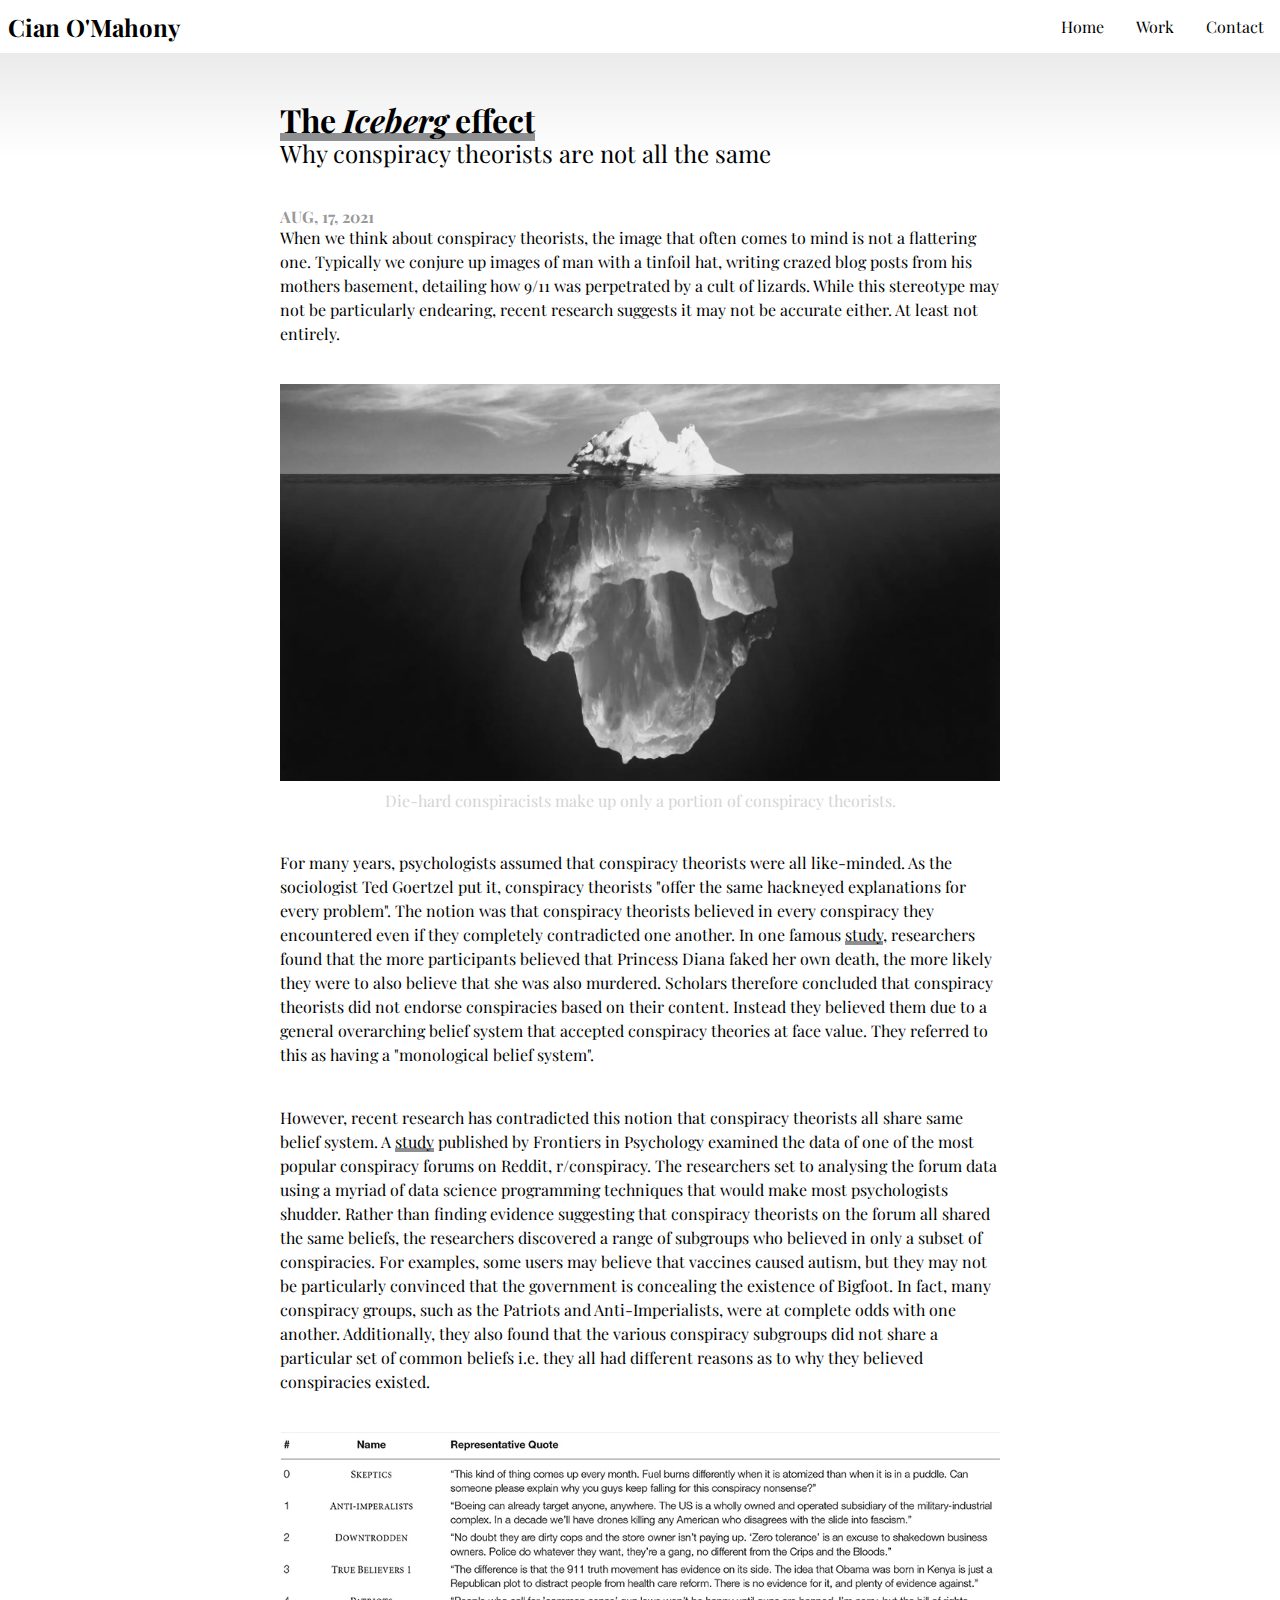
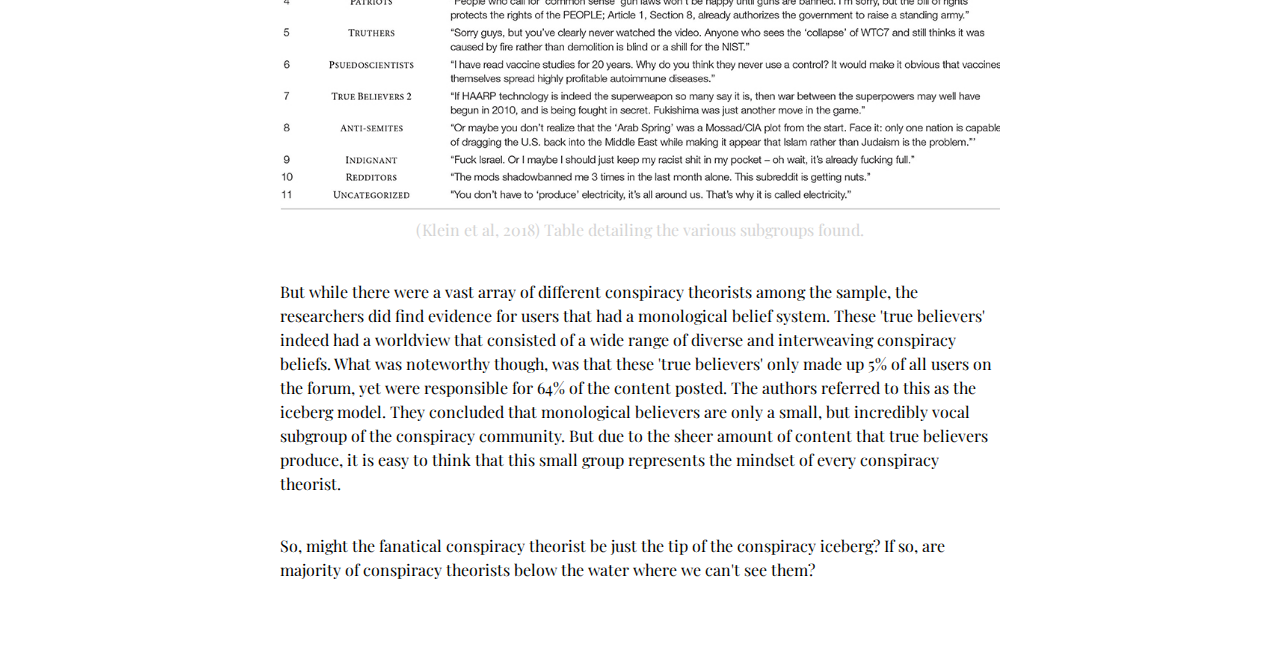
<file: blog/index.html>
<!DOCTYPE html>
<html>
	<head>
		<meta charset="UTF-8">
		<title> Cian's Blog </title>
		<meta name="viewport" content="width=device-width, initial-scale=1">
		<link rel="shortcut icon" href="favicon.ico" type="image/x-icon" />
		<link rel="stylesheet" href="https://fonts.googleapis.com/css?family=Roboto:400,400i,500,500i,700,700i,900,900i">
		<link rel="stylesheet" href="styles/reset.css">
		<link rel="stylesheet" href="#styles/debug.css">
		<link rel="stylesheet" href="styles/article.css">
		<link rel="stylesheet" href="styles/article-figure.css">
		<link rel="stylesheet" href="styles/article-text.css">
		<link rel="stylesheet" href="styles/nav.css">
		<script src="script.js" defer></script>
		<style>


		</style>
	</head>
	<body>
		<div class="banner">
			<nav class="navbar">
				<div class="brand-title"><b><a href="../index.html">Cian O'Mahony</a></b></div>
        <a href="#" class="toggle-button">
          <span class="bar"></span>
          <span class="bar"></span>
          <span class="bar"></span>
        </a>
        <div class="navbar-links">
          <ul>
            <li><a href="../index.html">Home</a></li>
            <li><a href="#">Work</a></li>
            <li><a href="../contact/index.html">Contact</a></li>
          </ul>
        </div>
      			</nav>
		</div>
		
	    <article id='the-cosmos-2'>

		<h1><a href="#the-cosmos" class="underline"> The <em>Iceberg</em> effect </a></h1>
		<h2>Why conspiracy theorists are not all the same</h2>

		<time datetime="17-08-2021">AUG, 17, 2021</time>

		<p> When we think about conspiracy theorists, the image that often comes to mind is not a flattering one. Typically we conjure up images of man with a tinfoil hat, writing crazed blog posts from his mothers basement, detailing how 9/11 was perpetrated by a cult of lizards. While this stereotype may not be particularly endearing, recent research suggests it may not be accurate either. At least not entirely.
		</p>

		<figure class="size-2">
			<img src="iceberg-gray.jpg">
		</figure>
		    <figcaption><p>Die-hard conspiracists make up only a portion of conspiracy theorists.</p></figcaption>
		    
		    <p> For many years, psychologists assumed that conspiracy theorists were all like-minded.
		As the sociologist Ted Goertzel put it, conspiracy theorists "offer the same hackneyed explanations for every problem".
		The notion was that conspiracy theorists believed in every conspiracy they encountered even if they completely contradicted one another.
		In one famous <a href="https://journals.sagepub.com/doi/10.1177/1948550611434786" class="newanchor">study</a>, researchers found that the more participants believed that Princess Diana faked her own death, the more likely they were to also believe that she was also murdered.	
		Scholars therefore concluded that conspiracy theorists did not endorse conspiracies based on their content. Instead they believed them due to a general overarching belief system that accepted conspiracy theories at face value. They referred to this as having a "monological belief system".
			</p>
		<p>
		However, recent research has contradicted this notion  that conspiracy theorists all share same belief system.
		A <a href="https://www.frontiersin.org/articles/10.3389/fpsyg.2018.00189/full" class="newanchor">study</a> published by Frontiers in Psychology examined the data of one of the most popular conspiracy forums on Reddit, r/conspiracy. 
		The researchers set to analysing the forum data using a myriad of data science programming techniques that would make most psychologists shudder. Rather than finding evidence suggesting that conspiracy theorists on the forum all shared the same beliefs, the researchers discovered a range of subgroups  who believed in only a subset of conspiracies. For examples, some users may believe that vaccines caused autism, but they may not be particularly convinced that the government is concealing the existence of Bigfoot. In fact, many conspiracy groups, such as the Patriots and Anti-Imperialists, were at complete odds with one another. Additionally, they also found that the various conspiracy subgroups did not share a particular set of common beliefs i.e. they all had different reasons as to why they believed conspiracies existed.	
		    </p>
		 <figure class="size-2">
			<img src="Table.jpg">
		</figure>
		<figcaption><p>(Klein et al, 2018) Table detailing the various subgroups found.</p></figcaption>

		    <p> 
			   But while there were a vast array of different conspiracy theorists among the sample, the researchers did find evidence for users that had a monological belief system. These 'true believers' indeed had a worldview that consisted of a wide range of diverse and interweaving conspiracy beliefs. What was noteworthy though, was that these 'true believers' only made up 5% of all users on the forum, yet were responsible for 64% of the content posted. The authors referred to this as the iceberg model. They concluded that monological believers are only a small, but incredibly vocal subgroup of the conspiracy community. But due to the sheer amount of content that true believers produce, it is easy to think that this small group represents the mindset of every conspiracy theorist.
		    </p>
		
		    <p>
			So, might the fanatical conspiracy theorist be just the tip of the conspiracy iceberg? If so, are majority of conspiracy theorists below the water where we can't see them? 
		    </p>    
		</article>
	    
	    

	</body>
</html>
</file>
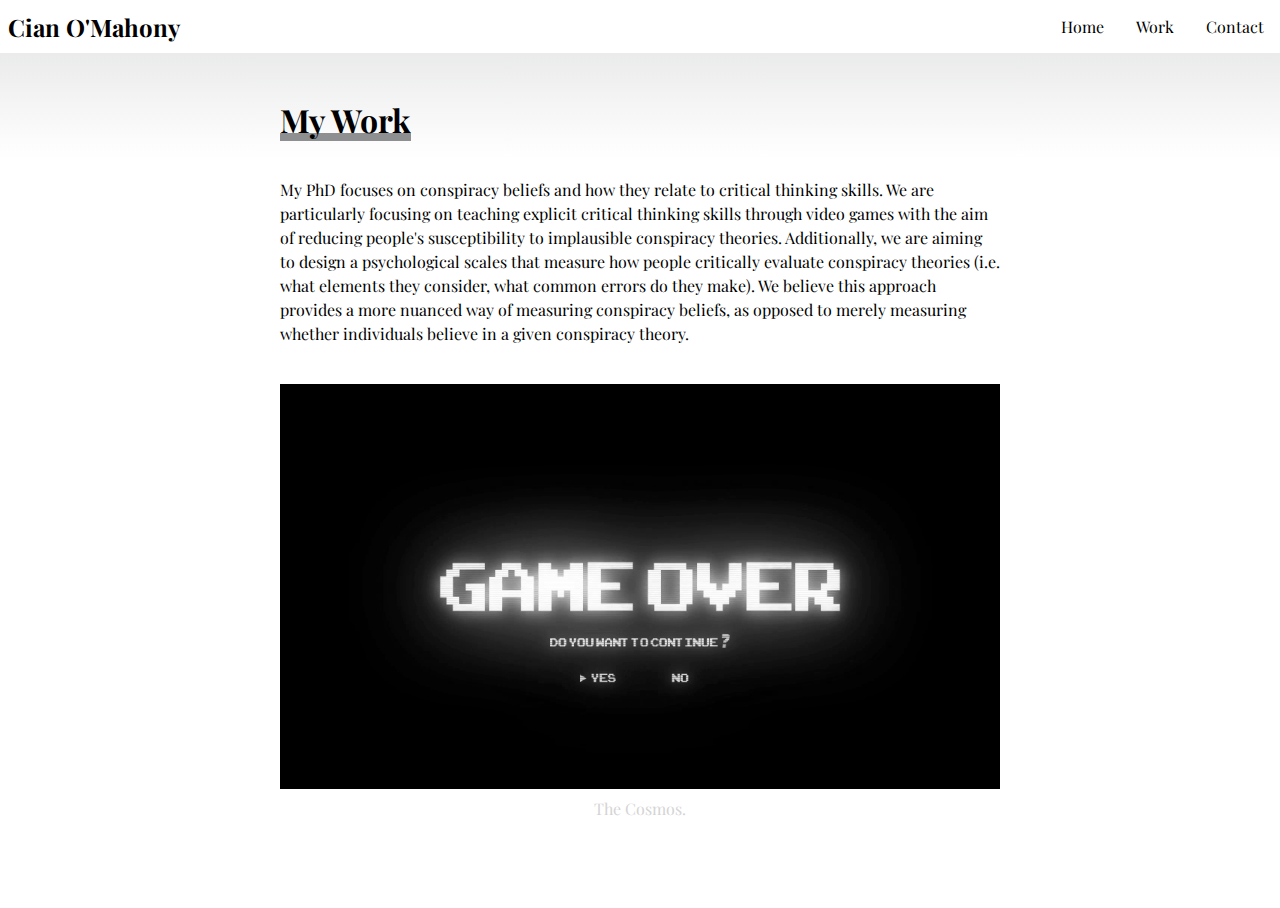
<file: work/index.html>
<!DOCTYPE html>
<html>
	<head>
		<meta charset="UTF-8">
		<title> Cian's Blog </title>
		<meta name="viewport" content="width=device-width, initial-scale=1">
		<link rel="stylesheet" href="https://fonts.googleapis.com/css?family=Roboto:400,400i,500,500i,700,700i,900,900i">
		<link rel="stylesheet" href="styles/reset.css">
		<link rel="stylesheet" href="#styles/debug.css">
		<link rel="stylesheet" href="styles/article.css">
		<link rel="stylesheet" href="styles/article-figure.css">
		<link rel="stylesheet" href="styles/article-text.css">
		<link rel="stylesheet" href="styles/nav.css">
		<script src="script.js" defer></script>
		<style>


		</style>
	</head>
	<body>
		<div class="banner">
			<nav class="navbar">
				<div class="brand-title"><b><a href="../index.html">Cian O'Mahony</a></b></div>
        <a href="#" class="toggle-button">
          <span class="bar"></span>
          <span class="bar"></span>
          <span class="bar"></span>
        </a>
        <div class="navbar-links">
          <ul>
            <li><a href="../index.html">Home</a></li>
            <li><a href="#">Work</a></li>
            <li><a href="../contact/index.html">Contact</a></li>
          </ul>
        </div>
      			</nav>
		</div>
	    <article id="My work" >
		<h1><a href=#"My-Work" class="underline"> My Work </a></h1>
		<h2> </h2>

		<p> My PhD focuses on conspiracy beliefs and how they relate to critical thinking skills. We are particularly focusing on teaching explicit critical thinking skills through video games with the aim of reducing people's susceptibility to implausible conspiracy theories. Additionally, we are aiming to design a psychological scales that measure how people critically evaluate conspiracy theories (i.e. what elements they consider, what common errors do they make). We believe this approach provides a more nuanced way of measuring conspiracy beliefs, as opposed to merely measuring whether individuals believe in a given conspiracy theory.
		</p>
		<figure class="size-2">
			<img src="Game.jpg">
		</figure>
		<figcaption><p>The Cosmos.</p></figcaption>

		



	    </article>

	</body>
</html>
</file>
<file: blog/styles/article.css>
article {
	display: grid;
	grid-template-columns: 1fr 0.5in [start] 1.25in 5in 1.25in [end] 0.5in 1fr;
	height: 100.vh;
	
	padding: 0.5in 0;
	
	background: linear-gradient(hsl(204, 2%, 92%), white 6.55rem);
}

article * { grid-column: start / end; }

@media (max-width: 8.5in) {
	article {grid-template-columns: 1fr 5% [start] 15% 60% 15% [end] 5% 1fr; }
}
</file>
<file: blog/styles/article-figure.css>
.size-1 { grid-column: 4 / 5; }
.size-2 { grid-column: 3 / 6; }
.size-3 { grid-column: 2 / 7; }
.size-4 { grid-column: 1 / 8; }

.size-1 img, .size-2 img, .size-3 img, .size-4 img {width: 100%; }

figcaption {
	margin-top: 0.5rem;

	display: flex; 
	justify-content: center;
}
</file>
<file: blog/styles/article-text.css>
@import url('https://fonts.googleapis.com/css2?family=Playfair+Display:wght@400;500;600;700&display=swap');

h2, p { margin-bottom: 2.4rem;}

h1	{ font: 700 2.0rem/1.2 "Playfair Display"; color: hsl(); }
h2	{ font: 400 1.5rem/1.2 "Playfair Display"; color: hsl(); }
time	{ font: 700 1rem/1.2 "Playfair Display";   color: hsl(0,   0%, 60%); }
h3	{ font: 700 1rem/1.2 "Playfair Display";   color: hsl(0,   0%, 67%); }
p	{ font: 400 1rem/1.5 "Playfair Display";   color: hsl(); }
figcaption p { font: 400 1.0rem/1.5 "Playfair Display"; color: hsl(000, 000%, 83%); }
.brand-title { font-family: "Playfair Display" ;}
.navbar-links{ font-family: "Playfair Display" ;}

a.newanchor { box-shadow: inset 0 -0.25em hsl(204, 2%, 56%); }

.underline { box-shadow: inset 0 -0.25em hsl(204, 2%, 56%); }
@media (max-width: 8.5in) { :root { font-size: 18px; } }
@media (max-width: 5.0in) { :root { font-size: 16px; } }
</file>
<file: blog/styles/nav.css>
* {
    box-sizing: border-box;
}

body {
    margin: 0;
    padding: 0;
}

.navbar {
    display: flex;
    position: relative;
    justify-content: space-between;
    align-items: center;
    color: black;
}

.brand-title {
    font-size: 1.5rem;
    margin: .5rem;
}

.navbar-links {
    height: 100%;
}

.navbar-links ul {
    display: flex;
    margin: 0;
    padding: 0;
}

.navbar-links li {
    list-style: none;
}

.navbar-links li a {
    display: block;
    text-decoration: none;
    color: black;
    padding: 1rem;
}

.navbar-links li:hover {
    -background-color: #5d4954;
}

.toggle-button {
    position: absolute;
    top: .75rem;
    right: 1rem;
    display: none;
    flex-direction: column;
    justify-content: space-between;
    width: 30px;
    height: 21px;
}

.toggle-button .bar {
    height: 3px;
    width: 100%;
    background-color: black;
    border-radius: 10px;
}

@media (max-width: 800px) {
    .navbar {
        flex-direction: column;
        align-items: flex-start;
    }

    .toggle-button {
        display: flex;
    }

    .navbar-links {
        display: none;
        width: 100%;
    }

    .navbar-links ul {
        width: 100%;
        flex-direction: column;
    }

    .navbar-links ul li {
        text-align: center;
    }

    .navbar-links ul li a {
        padding: .5rem 1rem;
    }

    .navbar-links.active {
        display: flex;
    }
}
</file>
<file: work/styles/article.css>
article {
	display: grid;
	grid-template-columns: 1fr 0.5in [start] 1.25in 5in 1.25in [end] 0.5in 1fr;
	height: 100.vh;
	
	padding: 0.5in 0;
	
	background: linear-gradient(hsl(204, 2%, 92%), white 6.55rem);
}

article * { grid-column: start / end; }

@media (max-width: 8.5in) {
	article {grid-template-columns: 1fr 5% [start] 15% 60% 15% [end] 5% 1fr; }
}
</file>
<file: work/styles/article-figure.css>
.size-1 { grid-column: 4 / 5; }
.size-2 { grid-column: 3 / 6; }
.size-3 { grid-column: 2 / 7; }
.size-4 { grid-column: 1 / 8; }

.size-1 img, .size-2 img, .size-3 img, .size-4 img {width: 100%; }

figcaption {
	margin-top: 0.5rem;

	display: flex; 
	justify-content: center;
}
</file>
<file: work/styles/article-text.css>
@import url('https://fonts.googleapis.com/css2?family=Playfair+Display:wght@400;500;600;700&display=swap');

h2, p { margin-bottom: 2.4rem;}

h1	{ font: 700 2.0rem/1.2 "Playfair Display"; color: hsl(); }
h2	{ font: 400 1.5rem/1.2 "Playfair Display"; color: hsl(); }
time	{ font: 700 1rem/1.2 "Playfair Display";   color: hsl(0,   0%, 60%); }
h3	{ font: 700 1rem/1.2 "Playfair Display";   color: hsl(0,   0%, 67%); }
p	{ font: 400 1rem/1.5 "Playfair Display";   color: hsl(); }
figcaption p { font: 400 1.0rem/1.5 "Playfair Display"; color: hsl(000, 000%, 83%); }
.brand-title { font-family: "Playfair Display" ;}
.navbar-links{ font-family: "Playfair Display" ;}

.underline { box-shadow: inset 0 -0.25em hsl(204, 2%, 56%); }
@media (max-width: 8.5in) { :root { font-size: 18px; } }
@media (max-width: 5.0in) { :root { font-size: 16px; } }
</file>
<file: work/styles/nav.css>
* {
    box-sizing: border-box;
}

body {
    margin: 0;
    padding: 0;
}

.navbar {
    display: flex;
    position: relative;
    justify-content: space-between;
    align-items: center;
    color: black;
}

.brand-title {
    font-size: 1.5rem;
    margin: .5rem;
}

.navbar-links {
    height: 100%;
}

.navbar-links ul {
    display: flex;
    margin: 0;
    padding: 0;
}

.navbar-links li {
    list-style: none;
}

.navbar-links li a {
    display: block;
    text-decoration: none;
    color: black;
    padding: 1rem;
}

.navbar-links li:hover {
    -background-color: #5d4954;
}

.toggle-button {
    position: absolute;
    top: .75rem;
    right: 1rem;
    display: none;
    flex-direction: column;
    justify-content: space-between;
    width: 30px;
    height: 21px;
}

.toggle-button .bar {
    height: 3px;
    width: 100%;
    background-color: black;
    border-radius: 10px;
}

@media (max-width: 800px) {
    .navbar {
        flex-direction: column;
        align-items: flex-start;
    }

    .toggle-button {
        display: flex;
    }

    .navbar-links {
        display: none;
        width: 100%;
    }

    .navbar-links ul {
        width: 100%;
        flex-direction: column;
    }

    .navbar-links ul li {
        text-align: center;
    }

    .navbar-links ul li a {
        padding: .5rem 1rem;
    }

    .navbar-links.active {
        display: flex;
    }
}
</file>
